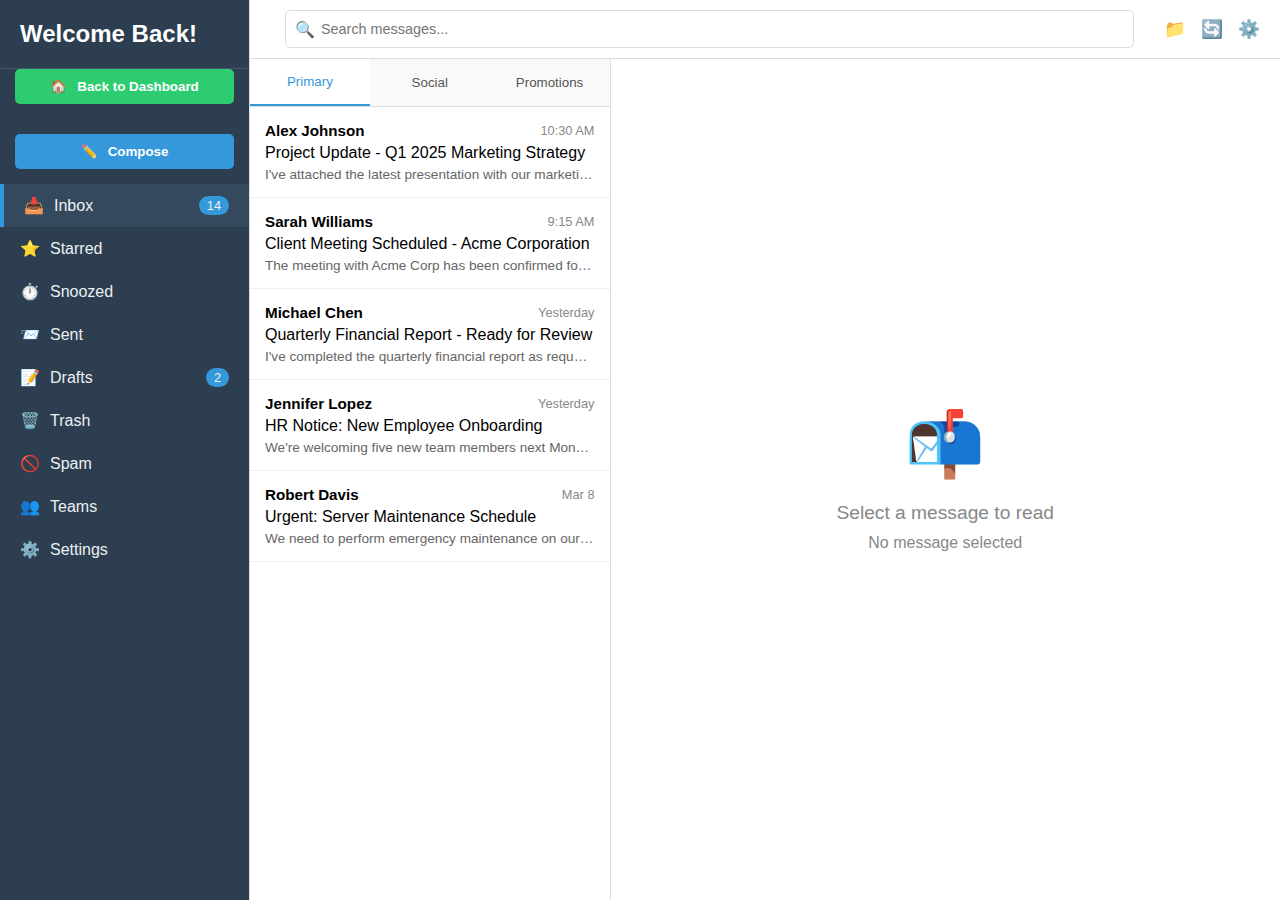
<file: admin_inbox.html>
<!DOCTYPE html>
<html lang="en">

<head>
    <meta charset="UTF-8">
    <meta name="viewport" content="width=device-width, initial-scale=1.0">
    <title>Admin Inbox</title>
    <style>
        * {
            margin: 0;
            padding: 0;
            box-sizing: border-box;
            font-family: 'Segoe UI', Tahoma, Geneva, Verdana, sans-serif;
        }

        body,
        html {
            height: 100%;
            overflow: hidden;
        }

        .app-container {
            display: flex;
            height: 100vh;
            background-color: #f5f7fa;
        }

        .sidebar {
            width: 250px;
            background-color: #2c3e50;
            color: white;
            display: flex;
            flex-direction: column;
            border-right: 1px solid #ddd;
        }

        .sidebar-header {
            padding: 20px;
            display: flex;
            align-items: center;
            justify-content: space-between;
            border-bottom: 1px solid #465669;
        }

        .logo {
            font-size: 1.5rem;
            font-weight: 600;
        }

        .compose-btn,
        .dashboard-btn {
            margin: 15px;
            padding: 10px;
            background-color: #3498db;
            color: white;
            border: none;
            border-radius: 5px;
            cursor: pointer;
            font-weight: 600;
            display: flex;
            align-items: center;
            justify-content: center;
            transition: background-color 0.3s;
        }

        .dashboard-btn {
            background-color: #2ecc71;
            margin-top: 0;
        }

        .compose-btn:hover {
            background-color: #2980b9;
        }

        .dashboard-btn:hover {
            background-color: #27ae60;
        }

        .folders {
            flex: 1;
            overflow-y: auto;
        }

        .folder-item {
            padding: 12px 20px;
            cursor: pointer;
            display: flex;
            align-items: center;
            color: #ecf0f1;
            transition: background-color 0.2s;
        }

        .folder-item:hover {
            background-color: #34495e;
        }

        .folder-item.active {
            background-color: #34495e;
            border-left: 4px solid #3498db;
        }

        .folder-icon {
            margin-right: 10px;
        }

        .folder-badge {
            margin-left: auto;
            background-color: #3498db;
            padding: 2px 8px;
            border-radius: 10px;
            font-size: 0.8rem;
        }

        .main-content {
            flex: 1;
            display: flex;
            flex-direction: column;
            overflow: hidden;
        }

        .toolbar {
            display: flex;
            align-items: center;
            padding: 10px 20px;
            background-color: white;
            border-bottom: 1px solid #ddd;
        }

        .search-bar {
            flex: 1;
            margin: 0 15px;
            position: relative;
        }

        .search-input {
            width: 100%;
            padding: 10px 10px 10px 35px;
            border: 1px solid #ddd;
            border-radius: 5px;
            font-size: 0.9rem;
        }

        .search-icon {
            position: absolute;
            left: 10px;
            top: 50%;
            transform: translateY(-50%);
            color: #888;
        }

        .action-icons {
            display: flex;
        }

        .action-btn {
            background: none;
            border: none;
            font-size: 1.1rem;
            margin-left: 15px;
            color: #555;
            cursor: pointer;
        }

        .inbox-container {
            display: flex;
            flex: 1;
            overflow: hidden;
        }

        .message-list {
            width: 35%;
            border-right: 1px solid #ddd;
            background-color: white;
            overflow-y: auto;
        }

        .message-filters {
            display: flex;
            border-bottom: 1px solid #ddd;
            background-color: #f9f9f9;
        }

        .filter-btn {
            flex: 1;
            padding: 15px;
            text-align: center;
            background: none;
            border: none;
            cursor: pointer;
            font-weight: 500;
            color: #555;
            transition: all 0.2s;
        }

        .filter-btn.active {
            color: #3498db;
            border-bottom: 2px solid #3498db;
            background-color: white;
        }

        .message-item {
            padding: 15px;
            border-bottom: 1px solid #eee;
            cursor: pointer;
            transition: background-color 0.2s;
        }

        .message-item:hover {
            background-color: #f5f7fa;
        }

        .message-item.active {
            background-color: #ecf0f1;
            border-left: 4px solid #3498db;
        }

        .message-item-header {
            display: flex;
            justify-content: space-between;
            align-items: center;
            margin-bottom: 5px;
        }

        .sender {
            font-weight: 600;
            font-size: 0.95rem;
        }

        .time {
            font-size: 0.8rem;
            color: #888;
        }

        .subject {
            font-weight: 500;
            margin-bottom: 5px;
            white-space: nowrap;
            overflow: hidden;
            text-overflow: ellipsis;
        }

        .message-preview {
            font-size: 0.85rem;
            color: #666;
            white-space: nowrap;
            overflow: hidden;
            text-overflow: ellipsis;
        }

        .message-content {
            flex: 1;
            padding: 20px;
            overflow-y: auto;
            background-color: white;
        }

        .message-header {
            padding-bottom: 20px;
            border-bottom: 1px solid #eee;
            margin-bottom: 20px;
        }

        .message-subject {
            font-size: 1.4rem;
            font-weight: 600;
            margin-bottom: 10px;
        }

        .message-details {
            display: flex;
            align-items: center;
        }

        .avatar {
            width: 40px;
            height: 40px;
            border-radius: 50%;
            background-color: #3498db;
            color: white;
            display: flex;
            align-items: center;
            justify-content: center;
            font-weight: 600;
            margin-right: 15px;
        }

        .message-info {
            flex: 1;
        }

        .sender-name {
            font-weight: 600;
            margin-bottom: 3px;
        }

        .message-meta {
            font-size: 0.85rem;
            color: #666;
        }

        .message-body {
            font-size: 0.95rem;
            line-height: 1.6;
            color: #333;
        }

        .message-actions {
            margin-top: 20px;
            display: flex;
            gap: 10px;
        }

        .message-action-btn {
            padding: 8px 15px;
            background-color: #f5f7fa;
            border: 1px solid #ddd;
            border-radius: 5px;
            cursor: pointer;
            font-size: 0.9rem;
            display: flex;
            align-items: center;
            transition: all 0.2s;
        }

        .message-action-btn:hover {
            background-color: #eee;
        }

        .action-icon {
            margin-right: 5px;
        }

        .empty-state {
            display: flex;
            flex-direction: column;
            align-items: center;
            justify-content: center;
            height: 100%;
            color: #888;
        }

        .empty-state-icon {
            font-size: 4rem;
            margin-bottom: 20px;
            color: #ddd;
        }

        .empty-message {
            font-size: 1.2rem;
            margin-bottom: 10px;
        }

        @media (max-width: 768px) {
            .sidebar {
                width: 60px;
            }

            .logo,
            .folder-text {
                display: none;
            }

            .compose-btn,
            .dashboard-btn {
                padding: 10px;
            }

            .compose-text,
            .dashboard-text {
                display: none;
            }

            .message-list {
                width: 100%;
            }

            .message-content {
                display: none;
            }

            .message-content.active {
                display: block;
                position: fixed;
                top: 0;
                left: 0;
                right: 0;
                bottom: 0;
                z-index: 10;
            }

            .back-btn {
                display: block;
            }
        }
    </style>
</head>

<body>
    <div class="app-container">
        <!-- Sidebar -->
        <div class="sidebar">
            <div class="sidebar-header">
                <div class="logo">Welcome Back!</div>
            </div>

            <button class="dashboard-btn" id="dashboard-btn">
                <span class="folder-icon">🏠</span>
                <span class="dashboard-text">Back to Dashboard</span>
            </button>

            <button class="compose-btn">
                <span class="folder-icon">✏️</span>
                <span class="compose-text">Compose</span>
            </button>

            <div class="folders">
                <div class="folder-item active">
                    <span class="folder-icon">📥</span>
                    <span class="folder-text">Inbox</span>
                    <span class="folder-badge">14</span>
                </div>
                <div class="folder-item">
                    <span class="folder-icon">⭐</span>
                    <span class="folder-text">Starred</span>
                </div>
                <div class="folder-item">
                    <span class="folder-icon">⏱️</span>
                    <span class="folder-text">Snoozed</span>
                </div>
                <div class="folder-item">
                    <span class="folder-icon">📨</span>
                    <span class="folder-text">Sent</span>
                </div>
                <div class="folder-item">
                    <span class="folder-icon">📝</span>
                    <span class="folder-text">Drafts</span>
                    <span class="folder-badge">2</span>
                </div>
                <div class="folder-item">
                    <span class="folder-icon">🗑️</span>
                    <span class="folder-text">Trash</span>
                </div>
                <div class="folder-item">
                    <span class="folder-icon">🚫</span>
                    <span class="folder-text">Spam</span>
                </div>
                <div class="folder-item">
                    <span class="folder-icon">👥</span>
                    <span class="folder-text">Teams</span>
                </div>
                <div class="folder-item">
                    <span class="folder-icon">⚙️</span>
                    <span class="folder-text">Settings</span>
                </div>
            </div>
        </div>

        <!-- Main Content -->
        <div class="main-content">
            <!-- Toolbar -->
            <div class="toolbar">
                <div class="search-bar">
                    <span class="search-icon">🔍</span>
                    <input type="text" class="search-input" placeholder="Search messages...">
                </div>

                <div class="action-icons">
                    <button class="action-btn">📁</button>
                    <button class="action-btn">🔄</button>
                    <button class="action-btn">⚙️</button>
                </div>
            </div>

            <!-- Inbox Container -->
            <div class="inbox-container">
                <!-- Message List -->
                <div class="message-list">
                    <div class="message-filters">
                        <button class="filter-btn active">Primary</button>
                        <button class="filter-btn">Social</button>
                        <button class="filter-btn">Promotions</button>
                    </div>

                    <div id="messages-container">
                        <!-- Messages will be added here by JavaScript -->
                    </div>
                </div>

                <!-- Message Content -->
                <div class="message-content" id="message-content">
                    <div class="empty-state">
                        <div class="empty-state-icon">📬</div>
                        <div class="empty-message">Select a message to read</div>
                        <div>No message selected</div>
                    </div>
                </div>
            </div>
        </div>
    </div>

    <script>
        // Sample message data
        const messages = [
            {
                id: 1,
                sender: "Alex Johnson",
                email: "alex.johnson@example.com",
                subject: "Project Update - Q1 2025 Marketing Strategy",
                preview: "I've attached the latest presentation with our marketing strategy for Q1 2025. Please review it before our meeting tomorrow.",
                body: `<p>Hi Team,</p>
                       <p>I've attached the latest presentation with our marketing strategy for Q1 2025. Please review it before our meeting tomorrow at 10:00 AM.</p>
                       <p>In this document, you'll find:</p>
                       <ul>
                        <li>Budget allocation for different channels</li>
                        <li>Target KPIs for each department</li>
                        <li>Timeline for major campaign launches</li>
                        <li>Competitive analysis and market positioning</li>
                       </ul>
                       <p>If you have any questions or suggestions, please add comments directly to the document or reply to this email.</p>
                       <p>Best regards,<br>Alex</p>`,
                time: "10:30 AM",
                date: "Mar 10, 2025",
                isRead: false,
                isStarred: true
            },
            {
                id: 2,
                sender: "Sarah Williams",
                email: "sarah.williams@example.com",
                subject: "Client Meeting Scheduled - Acme Corporation",
                preview: "The meeting with Acme Corp has been confirmed for Wednesday at 2:00 PM. Please prepare the presentation for their new project requirements.",
                body: `<p>Hi Team,</p>
                       <p>I'm writing to confirm that our meeting with Acme Corporation has been scheduled for Wednesday, March 12, at 2:00 PM in Conference Room A.</p>
                       <p>The client wants to discuss:</p>
                       <ul>
                        <li>New project requirements for their e-commerce platform</li>
                        <li>Timeline adjustments for the ongoing mobile app development</li>
                        <li>Budget revisions for Q2</li>
                       </ul>
                       <p>Please make sure to prepare the necessary materials and be ready to address any questions about our previous deliverables.</p>
                       <p>Let me know if you have any conflicts or concerns.</p>
                       <p>Thanks,<br>Sarah</p>`,
                time: "9:15 AM",
                date: "Mar 10, 2025",
                isRead: false,
                isStarred: false
            },
            {
                id: 3,
                sender: "Michael Chen",
                email: "michael.chen@example.com",
                subject: "Quarterly Financial Report - Ready for Review",
                preview: "I've completed the quarterly financial report as requested. You'll find all the metrics we discussed along with preliminary projections for next quarter.",
                body: `<p>Hello,</p>
                       <p>I've completed the quarterly financial report as requested. You'll find all the metrics we discussed along with preliminary projections for next quarter.</p>
                       <p>Key highlights:</p>
                       <ul>
                        <li>Revenue increased by 12.5% compared to last quarter</li>
                        <li>Operating expenses were reduced by 5%</li>
                        <li>Customer acquisition cost decreased from $85 to $72</li>
                        <li>Profit margins improved across all product categories</li>
                       </ul>
                       <p>Please review the detailed spreadsheet and let me know if you need any clarification or additional information before our management presentation on Friday.</p>
                       <p>Regards,<br>Michael</p>`,
                time: "Yesterday",
                date: "Mar 9, 2025",
                isRead: true,
                isStarred: false
            },
            {
                id: 4,
                sender: "Jennifer Lopez",
                email: "jennifer.lopez@example.com",
                subject: "HR Notice: New Employee Onboarding",
                preview: "We're welcoming five new team members next Monday. Please help make them feel welcome and provide any assistance they might need during their first week.",
                body: `<p>Dear Colleagues,</p>
                       <p>I'm pleased to announce that we'll be welcoming five new team members starting next Monday, March 17, 2025:</p>
                       <ul>
                        <li>David Kim - Senior Developer (Engineering)</li>
                        <li>Maria Garcia - UX Designer (Design)</li>
                        <li>Robert Taylor - Marketing Specialist (Marketing)</li>
                        <li>Lisa Wong - Data Analyst (Analytics)</li>
                        <li>James Smith - Account Manager (Sales)</li>
                       </ul>
                       <p>Please help make them feel welcome and provide any assistance they might need during their first week. Department heads, please ensure their workstations are properly set up and that they have access to all necessary systems and resources.</p>
                       <p>A welcome lunch will be held in the main cafeteria at noon on Monday.</p>
                       <p>Thank you for your cooperation.</p>
                       <p>Best regards,<br>Jennifer Lopez<br>HR Director</p>`,
                time: "Yesterday",
                date: "Mar 9, 2025",
                isRead: true,
                isStarred: false
            },
            {
                id: 5,
                sender: "Robert Davis",
                email: "robert.davis@example.com",
                subject: "Urgent: Server Maintenance Schedule",
                preview: "We need to perform emergency maintenance on our main servers tonight. Please save all your work and expect downtime between 10 PM and 2 AM.",
                body: `<p>URGENT NOTICE</p>
                       <p>We need to perform emergency maintenance on our main servers tonight due to critical security vulnerabilities that need to be addressed immediately.</p>
                       <p>Please:</p>
                       <ul>
                        <li>Save all your work before leaving today</li>
                        <li>Complete any time-sensitive tasks before 9:30 PM</li>
                        <li>Expect system downtime between 10:00 PM and 2:00 AM</li>
                       </ul>
                       <p>The IT team will be monitoring the situation closely to minimize disruption and ensure all systems are back online as quickly as possible.</p>
                       <p>We apologize for the short notice and any inconvenience this may cause.</p>
                       <p>If you have any urgent concerns, please contact the IT helpdesk at ext. 4567.</p>
                       <p>Robert Davis<br>IT Infrastructure Manager</p>`,
                time: "Mar 8",
                date: "Mar 8, 2025",
                isRead: true,
                isStarred: true
            }
        ];

        // Current selected message ID
        let currentMessageId = null;

        // Function to render all messages
        function renderMessages() {
            const messagesContainer = document.getElementById('messages-container');
            messagesContainer.innerHTML = '';

            messages.forEach(message => {
                const messageElement = document.createElement('div');
                messageElement.className = `message-item ${message.id === currentMessageId ? 'active' : ''} ${!message.isRead ? 'unread' : ''}`;
                messageElement.dataset.id = message.id;
                messageElement.innerHTML = `
                    <div class="message-item-header">
                        <div class="sender">${message.sender}</div>
                        <div class="time">${message.time}</div>
                    </div>
                    <div class="subject">${message.subject}</div>
                    <div class="message-preview">${message.preview}</div>
                `;
                messageElement.addEventListener('click', () => selectMessage(message.id));
                messagesContainer.appendChild(messageElement);
            });
        }

        // Function to render a single message content
        function renderMessageContent(messageId) {
            const message = messages.find(m => m.id === messageId);
            const contentContainer = document.getElementById('message-content');

            if (!message) {
                contentContainer.innerHTML = `
                    <div class="empty-state">
                        <div class="empty-state-icon">📬</div>
                        <div class="empty-message">Select a message to read</div>
                        <div>No message selected</div>
                    </div>
                `;
                return;
            }

            // Mark message as read
            const index = messages.findIndex(m => m.id === messageId);
            if (index !== -1) {
                messages[index].isRead = true;
            }

            contentContainer.innerHTML = `
                <div class="message-header">
                    <h2 class="message-subject">${message.subject}</h2>
                    <div class="message-details">
                        <div class="avatar">${message.sender.charAt(0)}</div>
                        <div class="message-info">
                            <div class="sender-name">${message.sender}</div>
                            <div class="message-meta">
                                <span>${message.date} at ${message.time}</span>
                                <span>To: me</span>
                            </div>
                        </div>
                    </div>
                </div>
                <div class="message-body">
                    ${message.body}
                </div>
                <div class="message-actions">
                    <button class="message-action-btn">
                        <span class="action-icon">↩️</span> Reply
                    </button>
                    <button class="message-action-btn">
                        <span class="action-icon">↪️</span> Forward
                    </button>
                    <button class="message-action-btn">
                        <span class="action-icon">🖨️</span> Print
                    </button>
                    <button class="message-action-btn">
                        <span class="action-icon">🗑️</span> Delete
                    </button>
                </div>
            `;
        }

        // Function to select a message
        function selectMessage(messageId) {
            currentMessageId = messageId;
            renderMessages();
            renderMessageContent(messageId);

            // For responsive design - add active class to content
            const contentContainer = document.getElementById('message-content');
            contentContainer.classList.add('active');
        }

        // Initialize the app
        function initApp() {
            renderMessages();
            renderMessageContent(null);

            // Add event listeners for filter buttons
            const filterButtons = document.querySelectorAll('.filter-btn');
            filterButtons.forEach(button => {
                button.addEventListener('click', function () {
                    filterButtons.forEach(btn => btn.classList.remove('active'));
                    this.classList.add('active');
                });
            });

            // Add event listeners for folder items
            const folderItems = document.querySelectorAll('.folder-item');
            folderItems.forEach(item => {
                item.addEventListener('click', function () {
                    folderItems.forEach(folder => folder.classList.remove('active'));
                    this.classList.add('active');
                });
            });

            // Compose button event
            const composeBtn = document.querySelector('.compose-btn');
            composeBtn.addEventListener('click', function () {
                alert('Compose functionality would go here!');
            });

            // Dashboard button event
            const dashboardBtn = document.getElementById('dashboard-btn');
            dashboardBtn.addEventListener('click', function () {
                alert('Returning to dashboard...');
                window.location.href = "index.html";
            });
        }

        // Call init when the DOM is ready
        document.addEventListener('DOMContentLoaded', initApp);
    </script>
</body>

</html>
</file>
